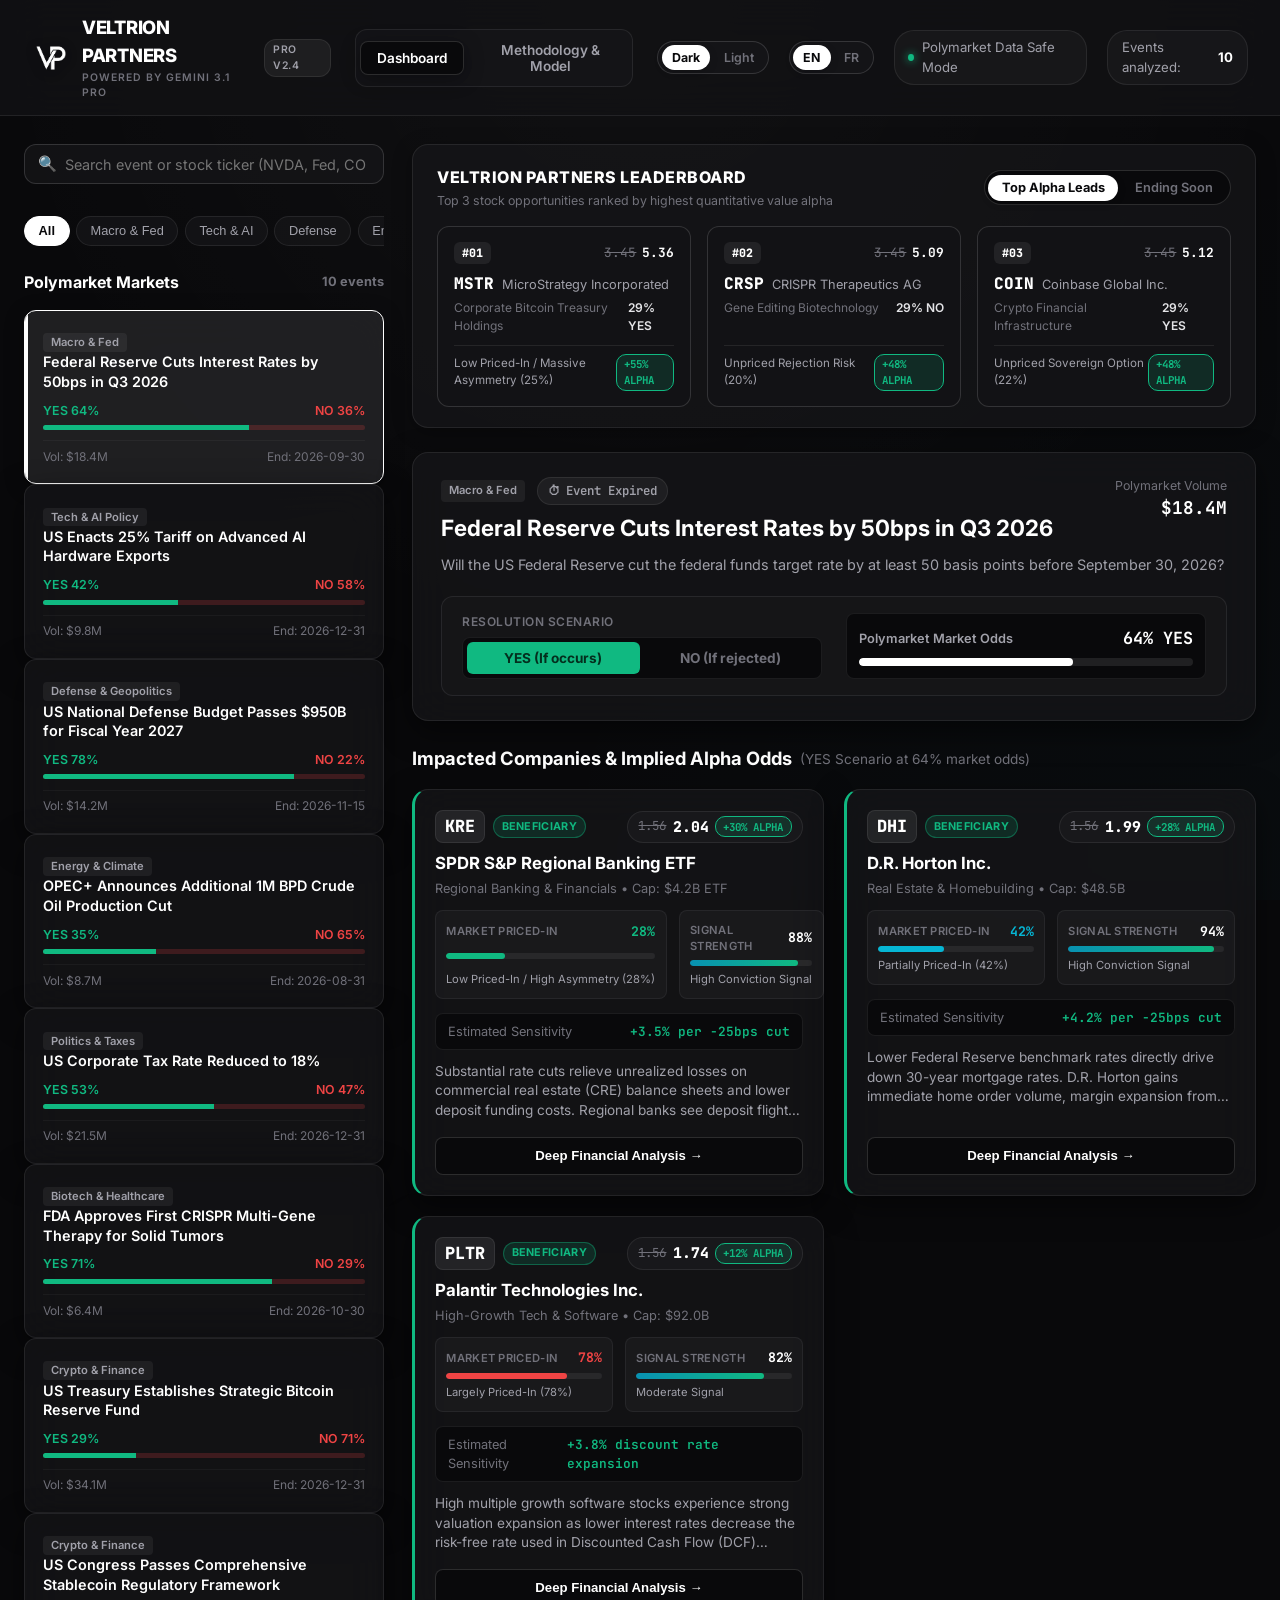
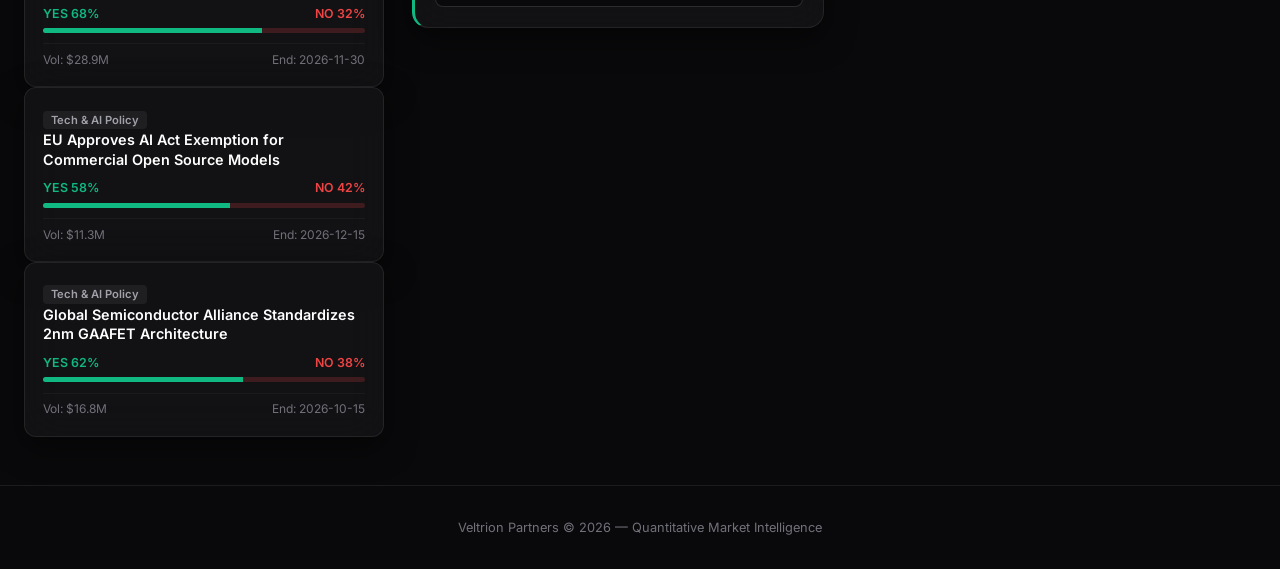
<file: index.html>
<!DOCTYPE html>
<html lang="en">
<head>
  <meta charset="UTF-8">
  <meta name="viewport" content="width=device-width, initial-scale=1.0">
  <title>Veltrion Partners — Event Implied Equity Intelligence</title>
  <meta name="description" content="Stock market beneficiary & impact intelligence platform based on Polymarket prediction events. Identify top corporate gainers and risk exposure under event resolution scenarios.">
  <link rel="preconnect" href="https://fonts.googleapis.com">
  <link rel="preconnect" href="https://fonts.gstatic.com" crossorigin>
  <link href="https://fonts.googleapis.com/css2?family=Inter:wght@300;400;500;600;700;800&family=JetBrains+Mono:wght@400;500;700&display=swap" rel="stylesheet">
  <link rel="stylesheet" href="styles.css">
</head>
<body>

  <!-- Top Navigation Header -->
  <header class="app-header">
    <div class="header-container">
      <a href="#" class="brand-logo">
        <div class="brand-icon">
          <img src="vp_logo_detoure_original.png" alt="Veltrion Partners VP Emblem" class="brand-img-logo">
        </div>
        <div>
          <div class="brand-text">VELTRION PARTNERS</div>
          <div class="brand-subtext" data-i18n="brandSubtext">Powered by Gemini 3.1 Pro</div>
        </div>
        <span class="brand-badge">PRO v2.4</span>
      </a>

      <!-- Primary View Navigation Tabs (Clean text only, no icons) -->
      <nav class="app-nav">
        <button class="nav-tab active" id="nav-btn-dashboard" data-i18n="navDashboard">Dashboard</button>
        <button class="nav-tab" id="nav-btn-methodology" data-i18n="navMethodology">Methodology & Model</button>
      </nav>

      <div class="header-stats">
        <!-- Segmented Light / Dark Theme Switcher -->
        <div class="theme-switcher">
          <button id="theme-dark-btn" class="theme-btn active" data-theme="dark">Dark</button>
          <button id="theme-light-btn" class="theme-btn" data-theme="light">Light</button>
        </div>

        <!-- Language Switcher Button -->
        <div class="lang-switcher">
          <button id="lang-en-btn" class="lang-btn active" data-lang="en">EN</button>
          <button id="lang-fr-btn" class="lang-btn" data-lang="fr">FR</button>
        </div>

        <div class="stat-chip" id="api-status-chip">
          <span class="dot"></span>
          <span id="api-status-text">Connected to Polymarket API</span>
        </div>
        <div class="stat-chip">
          <span data-i18n="eventsAnalyzed">Events analyzed:</span>
          <strong id="events-count-badge" class="text-highlight">0</strong>
        </div>
      </div>
    </div>
  </header>

  <!-- Main Layout Container -->
  <main class="main-layout" id="main-dashboard-view">

    <!-- Left Sidebar: Event List & Filters -->
    <aside class="events-sidebar">
      <div class="controls-bar">
        <div class="search-box">
          <span class="search-icon">🔍</span>
          <input type="text" id="search-input" class="search-input" placeholder="Search event or stock ticker (NVDA, Fed...)..." data-i18n-placeholder="searchPlaceholder">
        </div>
      </div>

      <div class="category-pills" id="category-pills">
        <button class="pill-btn active" data-category="all" data-i18n="catAll">All</button>
        <button class="pill-btn" data-category="Macro & Fed" data-i18n="catMacro">Macro & Fed</button>
        <button class="pill-btn" data-category="Tech & AI Policy" data-i18n="catTech">Tech & AI</button>
        <button class="pill-btn" data-category="Defense & Geopolitics" data-i18n="catDefense">Defense</button>
        <button class="pill-btn" data-category="Energy & Climate" data-i18n="catEnergy">Energy</button>
        <button class="pill-btn" data-category="Politics & Taxes" data-i18n="catPolitics">Politics & Taxes</button>
        <button class="pill-btn" data-category="Biotech & Healthcare" data-i18n="catBiotech">Biotech</button>
        <button class="pill-btn" data-category="Crypto & Finance" data-i18n="catCrypto">Crypto</button>
      </div>

      <div class="sidebar-title">
        <span data-i18n="sidebarTitle">Polymarket Markets</span>
        <span style="font-size: 0.8rem; color: var(--text-muted);" id="market-list-subtitle" data-i18n="sidebarSubtitle">Select a market</span>
      </div>

      <!-- Events List Container -->
      <div id="events-list-container">
        <!-- Event cards will be dynamically injected here -->
      </div>
    </aside>

    <!-- Main View Panel: Active Event Dashboard -->
    <section class="dashboard-container">

      <!-- TOP ALPHA LEADERBOARD BANNER -->
      <div class="top-opportunities-banner" id="top-opportunities-banner">
        <div class="banner-header">
          <div class="banner-title-group">
            <div class="banner-title" id="banner-title" data-i18n="topBannerTitle">LEADERBOARD DES COTES ALPHA</div>
            <div class="banner-subtitle" id="banner-subtitle" data-i18n="topBannerSubtitleBoost">Top 3 des opportunités classées par le plus fort alpha de valeur</div>
          </div>
          
          <!-- Dual Leaderboard Tabs (Highest Alpha vs Ending Soon) -->
          <div class="banner-tabs">
            <button class="banner-tab-btn active" id="btn-top-boost" data-i18n="tabHighestBoost">Top Alpha Leads</button>
            <button class="banner-tab-btn" id="btn-top-ending" data-i18n="tabEndingSoon">Ending Soon</button>
          </div>
        </div>
        <div class="top-cards-grid" id="top-cards-grid">
          <!-- Top 3 stock chips injected dynamically -->
        </div>
      </div>
      
      <!-- Event Hero View -->
      <div class="glass-panel event-hero" id="event-hero-panel">
        <div class="hero-top">
          <div>
            <div style="display: flex; align-items: center; gap: 0.75rem; margin-bottom: 0.5rem;">
              <span class="event-category-badge" id="hero-category">Macro & Fed</span>
              <!-- Live Ticking Countdown Timer -->
              <span class="timer-chip" id="hero-timer-chip">
                <span class="timer-icon">⏱</span>
                <span id="hero-countdown-text">65d 14h 22m 10s</span>
              </span>
            </div>
            <h1 class="hero-title" id="hero-title">Loading Polymarket Data...</h1>
          </div>
          <div style="text-align: right;">
            <div style="font-size: 0.775rem; color: var(--text-muted);" data-i18n="polyVolume">Polymarket Volume</div>
            <div style="font-family: var(--font-mono); font-weight: 700; font-size: 1.1rem; color: var(--text-primary);" id="hero-volume">$0</div>
          </div>
        </div>

        <p class="hero-description" id="hero-description">
          Select a prediction market to inspect detailed corporate equity beneficiary analysis.
        </p>

        <!-- Interactive Outcome Toggle & Fixed Read-Only Probability Display -->
        <div class="scenario-controls">
          <div class="outcome-toggle-group">
            <span class="control-label" data-i18n="resolutionScenario">Resolution Scenario</span>
            <div class="toggle-btns">
              <button class="toggle-btn active-yes" id="btn-scenario-yes" data-i18n="btnYes">YES (If occurs)</button>
              <button class="toggle-btn" id="btn-scenario-no" data-i18n="btnNo">NO (If rejected)</button>
            </div>
          </div>

          <!-- Fixed Read-Only Polymarket Gauge -->
          <div class="fixed-prob-box">
            <div style="display: flex; justify-content: space-between; align-items: center; font-size: 0.8rem;">
              <span style="font-weight: 600; color: var(--text-secondary);" data-i18n="fixedProbTitle">Polymarket Market Odds</span>
              <span style="font-family: var(--font-mono); font-weight: 700; color: var(--text-primary); font-size: 1.05rem;" id="hero-live-prob">64% YES</span>
            </div>
            <div class="fixed-prob-bar-track">
              <div class="fixed-prob-bar-fill" id="hero-live-prob-bar" style="width: 64%;"></div>
            </div>
          </div>
        </div>
      </div>

      <!-- Beneficiary Stock Grid Section -->
      <div class="beneficiaries-section">
        <div class="section-header">
          <h2 class="section-title">
            <span data-i18n="impactedTitle">Entreprises Impactées & Cotes Alpha Implicites</span>
            <span style="font-size: 0.85rem; font-weight: 400; color: var(--text-muted);" id="beneficiaries-subtitle">(Classement par Cotes Alpha)</span>
          </h2>
        </div>

        <div class="beneficiaries-grid" id="beneficiaries-grid">
          <!-- Stock Cards injected dynamically -->
        </div>
      </div>

    </section>
  </main>

  <!-- DEDICATED EXPANDED METHODOLOGY PANEL (FULL TAB VIEW) -->
  <section class="methodology-container" id="main-methodology-view" style="display: none;">
    <div class="glass-panel methodology-panel">
      <div class="methodology-header">
        <h1 data-i18n="methodologyTitle">Quantitative Implied Alpha & Pricing Lag Methodology</h1>
        <p data-i18n="methodologySubtitle">Institutional model framework developed by Veltrion Partners & powered by Gemini 3.1 Pro engine.</p>
      </div>

      <div class="methodology-grid">
        <!-- Card 1: Core Alpha Formula -->
        <div class="methodology-card">
          <div class="methodology-card-title" data-i18n="methFormulaTitle">1. Mathematical Implied Base Odds & Alpha Model</div>
          <div class="formula-box">
            <code>Base Implied Odds = 1 / P(Polymarket)</code><br>
            <code>Alpha Implied Odds = Base Odds × [1 + ((100 - PricedIn%) / 100) × (SignalStrength% / 100) × 0.42 + (β_stock / 20) × 0.22]</code>
          </div>
          <p data-i18n="methFormulaDesc">The Implied Value Alpha model quantifies the temporal lag between rapid prediction market re-pricing and trailing stock equity valuations. When prediction odds shift before stock prices fully adjust, the model estimates the unpriced value component attributable to direct company exposure and event sensitivity.</p>
        </div>

        <!-- Card 2: Dual Data Pillars -->
        <div class="methodology-card">
          <div class="methodology-card-title" data-i18n="methPillarsTitle">2. Dual Core Pillars & Correlation Signals</div>
          <ul class="methodology-list">
            <li><strong data-i18n="methPillar1Title">Polymarket Live Order Book:</strong> Direct stream of live event resolution probabilities (PYES / PNO) updated in real time via prediction market liquidity.</li>
            <li><strong data-i18n="methPillar2Title">Market Priced-In Level (%):</strong> Evaluates 30-day trailing stock momentum against prediction odds velocity to calculate unpriced equity alpha.</li>
            <li><strong data-i18n="methPillar3Title">Signal Strength Conviction (%):</strong> Multi-factor revenue and EPS exposure score derived from SEC EDGAR 10-K filings, corporate supply chain data, and sector beta.</li>
          </ul>
        </div>

        <!-- Card 3: Dual Gauges Logic -->
        <div class="methodology-card">
          <div class="methodology-card-title" data-i18n="methGaugesTitle">3. Institutional Dual Gauges Interpretation</div>
          <div class="gauges-explain-grid">
            <div>
              <strong style="color: var(--accent-gainer);" data-i18n="methPricedInLow">Low Priced-In (0–35%):</strong>
              <p data-i18n="methPricedInLowDesc">High unpriced opportunity. The equity market has not yet discounted the prediction outcome, creating maximum risk/reward asymmetry.</p>
            </div>
            <div style="margin-top: 0.5rem;">
              <strong style="color: var(--accent-cyan);" data-i18n="methSignalHigh">High Signal Conviction (80–100%):</strong>
              <p data-i18n="methSignalHighDesc">High directional conviction. Corporate cash flows and guidance have direct material exposure to the event catalyst.</p>
            </div>
          </div>
        </div>

        <!-- Card 4: Quantitative Beta Matrix & Execution Pipeline -->
        <div class="methodology-card">
          <div class="methodology-card-title" data-i18n="methBetaTitle">4. Event Beta & Stock Sensitivity Matrix</div>
          <p data-i18n="methBetaDesc" style="margin-bottom: 0.75rem;">Each corporate equity is assigned a specialized sector event beta (βevent). For macro rate decisions, commercial exposure and product demand elasticity materially alter the final alpha calculation.</p>
          <p data-i18n="methSourcesDesc" style="font-size: 0.85rem; color: var(--text-secondary); border-top: 1px dashed var(--border-subtle); padding-top: 0.75rem;">Engineered by Veltrion Partners and powered by Gemini 3.1 Pro reasoning, data is synthesized continuously from live prediction orderbooks, SEC EDGAR regulatory disclosures, macroeconomic futures, and sector beta history.</p>
        </div>
      </div>
    </div>
  </section>

  <!-- Deep Company Analysis Modal -->
  <div class="modal-overlay" id="company-modal">
    <div class="modal-container">
      <button class="modal-close-btn" id="modal-close-btn">&times;</button>
      
      <div class="modal-header">
        <div class="modal-title-row">
          <span class="ticker-badge" id="modal-ticker">NVDA</span>
          <div>
            <h3 style="font-family: var(--font-heading); font-size: 1.3rem; color: var(--text-primary);" id="modal-company-name">NVIDIA Corporation</h3>
            <div style="font-size: 0.85rem; color: var(--text-muted);" id="modal-sector">Semiconductors & AI</div>
          </div>
        </div>
      </div>

      <!-- Odds Analysis Banner in Modal -->
      <div class="modal-odds-banner">
        <div>
          <div style="font-size: 0.75rem; font-weight: 700; color: var(--text-muted); text-transform: uppercase; letter-spacing: 0.5px;" data-i18n="modalOddsBannerTitle">QUANTITATIVE BENEFICIARY ODDS & IMPLIED ALPHA</div>
          <div style="font-size: 0.85rem; color: var(--text-secondary);" id="modal-odds-sub-detail">Implied Polymarket Odds vs Boosted Value Odds</div>
        </div>
        <div style="display: flex; align-items: center; gap: 0.75rem;">
          <span class="base-odds" id="modal-base-odds" style="font-size: 1.05rem;">1.65</span>
          <span class="boosted-odds" id="modal-boosted-odds" style="font-size: 1.3rem;">2.35</span>
          <span class="boost-pill" id="modal-boost-pill">+42% BOOST</span>
        </div>
      </div>

      <!-- Market Priced-In & Signal Strength Section in Modal -->
      <div class="modal-section" style="background: rgba(255, 255, 255, 0.03); border: 1px solid var(--border-medium); padding: 1.15rem; border-radius: var(--radius-md);">
        <div class="modal-section-title" data-i18n="modalPricedInTitle">MARKET PRICED-IN & SIGNAL ANALYSIS</div>
        
        <!-- Modal Dual Gauges -->
        <div class="dual-gauges-grid" style="margin-bottom: 1rem;">
          <div class="gauge-card">
            <div class="gauge-top-row">
              <span class="gauge-title" data-i18n="pricedInLabel">Market Priced-In</span>
              <span class="gauge-value-text" id="modal-priced-in-status">42%</span>
            </div>
            <div class="gauge-track">
              <div class="gauge-fill fill-priced-in" id="modal-priced-in-bar" style="width: 42%;"></div>
            </div>
            <div class="gauge-subtitle-text" id="modal-priced-in-status-text">Partially Priced-In (42%)</div>
          </div>

          <div class="gauge-card">
            <div class="gauge-top-row">
              <span class="gauge-title" data-i18n="signalLabel">Signal Strength</span>
              <span class="gauge-value-text signal-high" id="modal-signal-score">94%</span>
            </div>
            <div class="gauge-track">
              <div class="gauge-fill fill-signal" id="modal-signal-bar" style="width: 94%;"></div>
            </div>
            <div class="gauge-subtitle-text" id="modal-signal-status-text">High Conviction Signal</div>
          </div>
        </div>

        <p class="modal-text" id="modal-priced-in-move" style="font-size: 0.875rem; margin-bottom: 0.5rem; color: var(--text-secondary);">Recent stock price evolution analysis...</p>
        <div style="font-size: 0.85rem; font-weight: 600; color: var(--accent-gainer);" id="modal-priced-in-asymmetry">Risk/Reward asymmetry...</div>
      </div>

      <div class="modal-section" style="margin-top: 1.25rem;">
        <div class="modal-section-title" data-i18n="modalFinancialLogic">FINANCIAL LOGIC & MECHANISM</div>
        <p class="modal-text" id="modal-rationale">Financial explanation...</p>
      </div>

      <div class="modal-section">
        <div class="modal-section-title" data-i18n="modalPrimaryCatalyst">PRIMARY CATALYST</div>
        <p class="modal-text" id="modal-catalyst">Primary catalyst...</p>
      </div>

      <div class="modal-section">
        <div class="modal-section-title" data-i18n="modalCorporateMetrics">CORPORATE METRICS</div>
        <div class="metrics-grid">
          <div>
            <div style="font-size: 0.775rem; color: var(--text-muted);" data-i18n="modalMarketCap">Market Cap</div>
            <div style="font-weight: 700; color: var(--text-primary);" id="modal-mcap">$0</div>
          </div>
          <div>
            <div style="font-size: 0.775rem; color: var(--text-muted);" data-i18n="modalExposure">Sector Exposure</div>
            <div style="font-weight: 700; color: var(--text-primary);" id="modal-exposure">0%</div>
          </div>
          <div>
            <div style="font-size: 0.775rem; color: var(--text-muted);" data-i18n="modalSensitivity">Stock Sensitivity</div>
            <div style="font-weight: 700; color: var(--accent-gainer);" id="modal-sensitivity">+0%</div>
          </div>
          <div>
            <div style="font-size: 0.775rem; color: var(--text-muted);" data-i18n="modalDebt">Debt / Equity</div>
            <div style="font-weight: 700; color: var(--text-primary);" id="modal-debt">0.0 D/E</div>
          </div>
        </div>
      </div>

      <div class="modal-section">
        <div class="modal-section-title" data-i18n="modalRisks" style="color: var(--accent-risk);">RISK FACTORS & UNCERTAINTIES</div>
        <p class="modal-text" id="modal-risks" style="color: #f87171;">Risk factors...</p>
      </div>
    </div>
  </div>

  <footer class="app-footer">
    <p data-i18n="footerText">Polymarket Stock Beneficiary Adviser &copy; 2026 — Quantitative Market Intelligence</p>
  </footer>

  <script src="polymarket_api.js"></script>
  <script src="beneficiary_mapping.js"></script>
  <script src="app.js"></script>
</body>
</html>
</file>
<file: styles.css>
:root {
  --bg-primary: #09090b;       /* Zinc 950 obsidian dark */
  --bg-secondary: #121215;     /* Dark Charcoal card surface */
  --bg-card: rgba(24, 24, 27, 0.65);
  --bg-card-hover: rgba(39, 39, 42, 0.75);
  --bg-glass: rgba(18, 18, 20, 0.8);
  
  --border-subtle: rgba(255, 255, 255, 0.08);
  --border-medium: rgba(255, 255, 255, 0.14);
  --border-glow: rgba(255, 255, 255, 0.25);
  --border-gainer: rgba(16, 185, 129, 0.4);
  --border-risk: rgba(239, 68, 68, 0.4);

  --accent-white: #ffffff;
  --accent-silver: #e4e4e7;
  --accent-gainer: #10b981;   /* Emerald 500 */
  --accent-risk: #ef4444;     /* Red 500 */
  --accent-cyan: #06b6d4;     /* Cyan 500 */
  
  --text-primary: #ffffff;
  --text-secondary: #a1a1aa;  /* Zinc 400 */
  --text-muted: #71717a;      /* Zinc 500 */
  
  --font-heading: 'Inter', -apple-system, sans-serif;
  --font-body: 'Inter', -apple-system, sans-serif;
  --font-mono: 'JetBrains Mono', monospace;

  --shadow-card: 0 10px 30px rgba(0, 0, 0, 0.5);
  --shadow-subtle: 0 4px 20px rgba(0, 0, 0, 0.3);

  --radius-xl: 20px;
  --radius-lg: 16px;
  --radius-md: 12px;
  --radius-sm: 8px;
  --transition-fast: 0.2s cubic-bezier(0.16, 1, 0.3, 1);
  --transition-normal: 0.35s cubic-bezier(0.16, 1, 0.3, 1);
}

/* Light Theme Variables (Apple Minimalist Pure White & Soft Zinc) */
:root[data-theme="light"] {
  --bg-primary: #f8fafc;       /* Slate 50 pure light */
  --bg-secondary: #ffffff;     /* Pure white card surface */
  --bg-card: #ffffff;
  --bg-card-hover: #f1f5f9;
  --bg-glass: rgba(255, 255, 255, 0.92);
  
  --border-subtle: rgba(15, 23, 42, 0.08);
  --border-medium: rgba(15, 23, 42, 0.15);
  --border-glow: rgba(15, 23, 42, 0.25);
  --border-gainer: rgba(16, 185, 129, 0.35);
  --border-risk: rgba(239, 68, 68, 0.35);

  --accent-white: #0f172a;
  --accent-silver: #334155;
  --accent-gainer: #059669;   /* Emerald 600 */
  --accent-risk: #dc2626;     /* Red 600 */
  --accent-cyan: #0891b2;     /* Cyan 600 */
  
  --text-primary: #0f172a;    /* Slate 900 */
  --text-secondary: #334155;  /* Slate 700 */
  --text-muted: #64748b;      /* Slate 500 */

  --shadow-card: 0 10px 30px rgba(15, 23, 42, 0.06);
  --shadow-subtle: 0 4px 15px rgba(15, 23, 42, 0.04);
}

*, *::before, *::after {
  box-sizing: border-box;
  margin: 0;
  padding: 0;
}

body {
  background-color: var(--bg-primary);
  background-image: 
    radial-gradient(circle at 50% 0%, rgba(255, 255, 255, 0.03) 0%, transparent 60%),
    radial-gradient(circle at 100% 100%, rgba(6, 182, 212, 0.02) 0%, transparent 50%);
  background-attachment: fixed;
  color: var(--text-primary);
  font-family: var(--font-body);
  line-height: 1.5;
  min-height: 100vh;
  overflow-x: hidden;
  -webkit-font-smoothing: antialiased;
}

/* Glassmorphism utility */
.glass-panel {
  background: var(--bg-card);
  backdrop-filter: blur(20px);
  -webkit-backdrop-filter: blur(20px);
  border: 1px solid var(--border-subtle);
  border-radius: var(--radius-lg);
  box-shadow: var(--shadow-card);
  transition: border-color var(--transition-fast), transform var(--transition-fast), box-shadow var(--transition-fast);
}

/* App Header */
.app-header {
  position: sticky;
  top: 0;
  z-index: 100;
  background: var(--bg-glass);
  backdrop-filter: blur(20px);
  -webkit-backdrop-filter: blur(20px);
  border-bottom: 1px solid var(--border-subtle);
  padding: 0.9rem 2rem;
}

.header-container {
  max-width: 1400px;
  margin: 0 auto;
  display: flex;
  justify-content: space-between;
  align-items: center;
  gap: 1.5rem;
}

.brand-logo {
  display: flex;
  align-items: center;
  gap: 0.75rem;
  text-decoration: none;
}

.brand-icon {
  width: 38px;
  height: 38px;
  display: flex;
  align-items: center;
  justify-content: center;
}

.brand-img-logo {
  width: 44px;
  height: 44px;
  object-fit: contain;
  color: var(--text-primary);
  filter: drop-shadow(0 2px 6px rgba(0, 0, 0, 0.3));
  transition: filter var(--transition-fast);
}

:root[data-theme="light"] .brand-img-logo {
  filter: invert(1) drop-shadow(0 2px 6px rgba(0, 0, 0, 0.15));
}

.brand-text {
  font-family: var(--font-heading);
  font-size: 1.15rem;
  font-weight: 800;
  letter-spacing: -0.3px;
  color: var(--text-primary);
}

.brand-subtext {
  font-size: 0.65rem;
  font-weight: 600;
  letter-spacing: 1px;
  color: var(--text-muted);
  text-transform: uppercase;
}

.brand-badge {
  font-size: 0.65rem;
  padding: 0.15rem 0.5rem;
  border-radius: 12px;
  background: rgba(255, 255, 255, 0.06);
  border: 1px solid var(--border-subtle);
  color: var(--text-secondary);
  font-weight: 600;
  text-transform: uppercase;
  letter-spacing: 0.5px;
}

.header-stats {
  display: flex;
  align-items: center;
  gap: 1.25rem;
}

/* Theme & Language Switchers (Segmented Control) */
.theme-switcher, .lang-switcher {
  display: flex;
  background: var(--bg-card);
  border: 1px solid var(--border-medium);
  border-radius: 20px;
  padding: 0.2rem;
  gap: 0.2rem;
}

.theme-btn, .lang-btn {
  background: transparent;
  border: none;
  color: var(--text-muted);
  font-family: var(--font-heading);
  font-size: 0.775rem;
  font-weight: 600;
  padding: 0.3rem 0.65rem;
  border-radius: 16px;
  cursor: pointer;
  transition: all var(--transition-fast);
  display: flex;
  align-items: center;
  gap: 0.3rem;
}

.theme-btn:hover, .lang-btn:hover {
  color: var(--text-primary);
}

.theme-btn.active, .lang-btn.active {
  background: var(--accent-white);
  color: var(--bg-primary);
  font-weight: 700;
  box-shadow: 0 2px 8px rgba(0, 0, 0, 0.15);
}

.stat-chip {
  display: flex;
  align-items: center;
  gap: 0.5rem;
  background: rgba(255, 255, 255, 0.03);
  border: 1px solid var(--border-subtle);
  padding: 0.4rem 0.85rem;
  border-radius: 20px;
  font-size: 0.825rem;
  color: var(--text-secondary);
}

.stat-chip .dot {
  width: 7px;
  height: 7px;
  border-radius: 50%;
  background: var(--accent-gainer);
  box-shadow: 0 0 8px var(--accent-gainer);
  animation: pulse-live 2s infinite;
}

@keyframes pulse-live {
  0%, 100% { opacity: 1; transform: scale(1); }
  50% { opacity: 0.4; transform: scale(1.2); }
}

/* Main Layout */
.main-layout {
  max-width: 1400px;
  margin: 1.75rem auto;
  padding: 0 1.5rem;
  display: grid;
  grid-template-columns: 360px 1fr;
  gap: 1.75rem;
}

@media (max-width: 1024px) {
  .main-layout {
    grid-template-columns: 1fr;
  }
}

/* Section Controls & Search */
.controls-bar {
  margin-bottom: 1rem;
  display: flex;
  gap: 1rem;
  align-items: center;
}

.search-box {
  position: relative;
  flex: 1;
}

.search-input {
  width: 100%;
  padding: 0.65rem 1rem 0.65rem 2.5rem;
  background: var(--bg-card);
  border: 1px solid var(--border-medium);
  border-radius: var(--radius-md);
  color: var(--text-primary);
  font-family: var(--font-body);
  font-size: 0.9rem;
  outline: none;
  transition: border-color var(--transition-fast);
}

.search-input:focus {
  border-color: var(--accent-white);
}

.search-icon {
  position: absolute;
  left: 0.85rem;
  top: 50%;
  transform: translateY(-50%);
  color: var(--text-muted);
  font-size: 0.95rem;
}

.category-pills {
  display: flex;
  gap: 0.4rem;
  overflow-x: auto;
  padding-bottom: 0.5rem;
  scrollbar-width: none;
}

.category-pills::-webkit-scrollbar {
  display: none;
}

.pill-btn {
  background: var(--bg-card);
  border: 1px solid var(--border-subtle);
  color: var(--text-secondary);
  padding: 0.4rem 0.85rem;
  border-radius: 16px;
  font-size: 0.8rem;
  font-weight: 500;
  cursor: pointer;
  white-space: nowrap;
  transition: all var(--transition-fast);
}

.pill-btn:hover {
  background: var(--bg-card-hover);
  color: var(--text-primary);
}

.pill-btn.active {
  background: var(--accent-white);
  border-color: var(--accent-white);
  color: var(--bg-primary);
  font-weight: 700;
}

/* Sidebar Title & Event List */
.events-sidebar {
  display: flex;
  flex-direction: column;
  gap: 1rem;
}

.sidebar-title {
  font-family: var(--font-heading);
  font-size: 1rem;
  font-weight: 700;
  color: var(--text-primary);
  display: flex;
  justify-content: space-between;
  align-items: center;
}

.event-card {
  padding: 1.1rem;
  cursor: pointer;
  position: relative;
  overflow: hidden;
  background: var(--bg-card);
  border: 1px solid var(--border-subtle);
  border-radius: var(--radius-md);
  transition: all var(--transition-fast);
}

.event-card:hover {
  border-color: var(--border-medium);
  background: var(--bg-card-hover);
  transform: translateY(-1px);
}

.event-card.selected {
  border-color: var(--accent-white);
  background: var(--bg-card-hover);
  box-shadow: var(--shadow-subtle);
}

.event-card.selected::before {
  content: '';
  position: absolute;
  left: 0;
  top: 0;
  bottom: 0;
  width: 3px;
  background: var(--accent-white);
}
  background: #ffffff;
}

.event-card-header {
  display: flex;
  justify-content: space-between;
  align-items: center;
  margin-bottom: 0.5rem;
}

.event-category-badge {
  font-size: 0.7rem;
  font-weight: 600;
  padding: 0.15rem 0.5rem;
  border-radius: 4px;
  background: rgba(255, 255, 255, 0.06);
  color: var(--text-secondary);
}

.event-card-title {
  font-family: var(--font-heading);
  font-size: 0.9rem;
  font-weight: 600;
  line-height: 1.35;
  color: var(--text-primary);
  margin-bottom: 0.65rem;
}

.event-prob-bar-container {
  margin-top: 0.5rem;
}

.prob-labels {
  display: flex;
  justify-content: space-between;
  font-size: 0.775rem;
  font-weight: 600;
  margin-bottom: 0.3rem;
}

.prob-yes { color: var(--accent-gainer); }
.prob-no { color: var(--accent-risk); }

.prob-bar {
  height: 5px;
  border-radius: 3px;
  background: rgba(239, 68, 68, 0.2);
  overflow: hidden;
  display: flex;
}

.prob-bar-fill {
  height: 100%;
  background: var(--accent-gainer);
  transition: width 0.4s ease;
}

.event-meta {
  display: flex;
  justify-content: space-between;
  font-size: 0.75rem;
  color: var(--text-muted);
  margin-top: 0.65rem;
  padding-top: 0.4rem;
  border-top: 1px solid rgba(255, 255, 255, 0.04);
}

/* Dashboard Container */
.dashboard-container {
  display: flex;
  flex-direction: column;
  gap: 1.5rem;
}

/* Leaderboard Banner Section */
.top-opportunities-banner {
  padding: 1.25rem 1.5rem;
  background: var(--bg-card);
  border: 1px solid var(--border-subtle);
  border-radius: var(--radius-lg);
  box-shadow: var(--shadow-subtle);
}

.banner-header {
  display: flex;
  justify-content: space-between;
  align-items: center;
  gap: 1rem;
  flex-wrap: wrap;
  margin-bottom: 1rem;
}

.banner-title-group {
  display: flex;
  flex-direction: column;
  gap: 0.15rem;
}

.banner-title {
  font-family: var(--font-heading);
  font-size: 1rem;
  font-weight: 800;
  letter-spacing: 0.5px;
  color: var(--text-primary);
  text-transform: uppercase;
}

.banner-subtitle {
  font-size: 0.775rem;
  color: var(--text-muted);
}

/* Segmented Tab Switcher */
.banner-tabs {
  display: flex;
  background: var(--bg-primary);
  border: 1px solid var(--border-medium);
  border-radius: 20px;
  padding: 0.2rem;
  gap: 0.2rem;
}

.banner-tab-btn {
  background: transparent;
  border: none;
  color: var(--text-muted);
  font-family: var(--font-heading);
  font-size: 0.8rem;
  font-weight: 600;
  padding: 0.35rem 0.85rem;
  border-radius: 16px;
  cursor: pointer;
  transition: all var(--transition-fast);
  white-space: nowrap;
}

.banner-tab-btn:hover {
  color: var(--text-primary);
}

.banner-tab-btn.active {
  background: var(--accent-white);
  color: var(--bg-primary);
  font-weight: 700;
  box-shadow: 0 2px 8px rgba(0, 0, 0, 0.15);
}

.top-cards-grid {
  display: grid;
  grid-template-columns: repeat(auto-fit, minmax(240px, 1fr));
  gap: 1rem;
}

.top-stock-card {
  background: var(--bg-secondary);
  border: 1px solid var(--border-medium);
  border-radius: var(--radius-md);
  padding: 0.9rem 1rem;
  cursor: pointer;
  transition: all var(--transition-fast);
  display: flex;
  flex-direction: column;
  justify-content: space-between;
}

.top-stock-card:hover {
  border-color: var(--accent-white);
  background: var(--bg-card-hover);
  transform: translateY(-2px);
}

.top-card-header {
  display: flex;
  justify-content: space-between;
  align-items: center;
  margin-bottom: 0.5rem;
}

.top-rank-badge {
  font-size: 0.725rem;
  font-weight: 800;
  color: var(--text-primary);
  background: rgba(125, 125, 125, 0.15);
  padding: 0.15rem 0.5rem;
  border-radius: 6px;
  font-family: var(--font-mono);
}

.top-timer-pill {
  font-size: 0.7rem;
  font-weight: 600;
  color: var(--accent-cyan);
  background: rgba(8, 145, 178, 0.12);
  border: 1px solid rgba(8, 145, 178, 0.3);
  padding: 0.1rem 0.45rem;
  border-radius: 6px;
  font-family: var(--font-mono);
}

.odds-pill-mini {
  display: flex;
  align-items: center;
  gap: 0.35rem;
  font-family: var(--font-mono);
  font-size: 0.8rem;
}

.base-odds-mini {
  color: var(--text-muted);
  text-decoration: line-through;
}

.boosted-odds-mini {
  font-weight: 700;
  color: var(--text-primary);
}

.top-stock-main {
  display: flex;
  align-items: baseline;
  gap: 0.5rem;
  margin-bottom: 0.2rem;
}

.top-stock-ticker {
  font-family: var(--font-mono);
  font-weight: 800;
  font-size: 1rem;
  color: var(--text-primary);
}

.top-stock-name {
  font-size: 0.8rem;
  color: var(--text-secondary);
  white-space: nowrap;
  overflow: hidden;
  text-overflow: ellipsis;
}

.top-stock-meta {
  display: flex;
  justify-content: space-between;
  font-size: 0.75rem;
  color: var(--text-muted);
  margin-bottom: 0.6rem;
}

.top-stock-prob {
  font-weight: 600;
  color: var(--accent-silver);
}

.top-card-footer {
  display: flex;
  justify-content: space-between;
  align-items: center;
  padding-top: 0.5rem;
  border-top: 1px solid var(--border-subtle);
}

.top-priced-in-status {
  font-size: 0.725rem;
  color: var(--text-secondary);
}

.boost-pill {
  font-size: 0.675rem;
  font-weight: 700;
  background: rgba(16, 185, 129, 0.15);
  border: 1px solid var(--accent-gainer);
  color: var(--accent-gainer);
  padding: 0.1rem 0.45rem;
  border-radius: 10px;
  font-family: var(--font-mono);
}

/* Event Hero Panel */
.event-hero {
  padding: 1.5rem 1.75rem;
  background: var(--bg-card);
  border: 1px solid var(--border-subtle);
  border-radius: var(--radius-lg);
}

.hero-top {
  display: flex;
  justify-content: space-between;
  align-items: flex-start;
  gap: 1rem;
  margin-bottom: 0.75rem;
}

.hero-title {
  font-family: var(--font-heading);
  font-size: 1.4rem;
  font-weight: 700;
  line-height: 1.3;
  color: var(--text-primary);
}

.hero-description {
  font-size: 0.9rem;
  color: var(--text-secondary);
  line-height: 1.5;
  margin-bottom: 1.25rem;
}

.timer-chip {
  display: inline-flex;
  align-items: center;
  gap: 0.35rem;
  background: rgba(255, 255, 255, 0.05);
  border: 1px solid var(--border-subtle);
  color: var(--text-secondary);
  font-family: var(--font-mono);
  font-weight: 600;
  font-size: 0.775rem;
  padding: 0.25rem 0.65rem;
  border-radius: 16px;
}

.scenario-controls {
  background: var(--bg-card);
  border: 1px solid var(--border-subtle);
  border-radius: var(--radius-md);
  padding: 1rem 1.25rem;
  display: grid;
  grid-template-columns: 1fr 1fr;
  gap: 1.5rem;
}

@media (max-width: 768px) {
  .scenario-controls {
    grid-template-columns: 1fr;
  }
}

.outcome-toggle-group {
  display: flex;
  flex-direction: column;
  gap: 0.4rem;
}

.control-label {
  font-size: 0.75rem;
  font-weight: 600;
  text-transform: uppercase;
  letter-spacing: 0.5px;
  color: var(--text-muted);
}

.toggle-btns {
  display: flex;
  gap: 0.3rem;
  background: var(--bg-primary);
  border: 1px solid var(--border-subtle);
  padding: 0.25rem;
  border-radius: var(--radius-sm);
}

.toggle-btn {
  flex: 1;
  padding: 0.5rem;
  border: none;
  border-radius: 6px;
  background: transparent;
  color: var(--text-muted);
  font-family: var(--font-heading);
  font-weight: 700;
  font-size: 0.85rem;
  cursor: pointer;
  transition: all var(--transition-fast);
}

.toggle-btn.active-yes {
  background: var(--accent-gainer);
  color: #042f1e;
}

.toggle-btn.active-no {
  background: var(--accent-risk);
  color: #ffffff;
}

.fixed-prob-box {
  display: flex;
  flex-direction: column;
  justify-content: center;
  gap: 0.4rem;
  background: var(--bg-primary);
  border: 1px solid var(--border-subtle);
  border-radius: var(--radius-sm);
  padding: 0.5rem 0.75rem;
}

.fixed-prob-bar-track {
  height: 8px;
  border-radius: 4px;
  background: rgba(125, 125, 125, 0.2);
  overflow: hidden;
}

.fixed-prob-bar-fill {
  height: 100%;
  border-radius: 4px;
  background: var(--accent-white);
  transition: width 0.4s ease;
}

/* Beneficiaries Grid & Stock Cards */
.beneficiaries-section {
  display: flex;
  flex-direction: column;
  gap: 1rem;
}

.section-title {
  font-family: var(--font-heading);
  font-size: 1.15rem;
  font-weight: 700;
  color: var(--text-primary);
  display: flex;
  align-items: center;
  gap: 0.5rem;
}

.beneficiaries-grid {
  display: grid;
  grid-template-columns: repeat(auto-fill, minmax(320px, 1fr));
  gap: 1.25rem;
}

.stock-card {
  padding: 1.25rem;
  display: flex;
  flex-direction: column;
  justify-content: space-between;
  position: relative;
  background: var(--bg-card);
  border: 1px solid var(--border-subtle);
  border-radius: var(--radius-lg);
  transition: all var(--transition-fast);
}

.stock-card.gainer {
  border-left: 3px solid var(--accent-gainer);
}

.stock-card.risk {
  border-left: 3px solid var(--accent-risk);
}

.stock-card:hover {
  transform: translateY(-2px);
  border-color: var(--border-medium);
  background: var(--bg-card-hover);
}

.stock-card-top {
  display: flex;
  justify-content: space-between;
  align-items: center;
  margin-bottom: 0.5rem;
}

.ticker-group {
  display: flex;
  align-items: center;
  gap: 0.5rem;
}

.ticker-badge {
  font-family: var(--font-mono);
  font-size: 1.05rem;
  font-weight: 800;
  color: #ffffff;
  background: rgba(255, 255, 255, 0.08);
  padding: 0.2rem 0.55rem;
  border-radius: var(--radius-sm);
  border: 1px solid var(--border-subtle);
}

.impact-badge {
  font-size: 0.675rem;
  font-weight: 700;
  padding: 0.15rem 0.5rem;
  border-radius: 12px;
  text-transform: uppercase;
  letter-spacing: 0.3px;
}

.impact-badge.gainer {
  background: rgba(16, 185, 129, 0.15);
  color: var(--accent-gainer);
  border: 1px solid var(--border-gainer);
}

.impact-badge.risk {
  background: rgba(244, 63, 94, 0.15);
  color: var(--accent-risk);
  border: 1px solid var(--border-risk);
}

.surcote-badge-top {
  font-family: var(--font-heading);
  font-size: 0.75rem;
  font-weight: 800;
  color: var(--accent-gainer);
  background: rgba(16, 185, 129, 0.12);
  border: 1px solid var(--border-gainer);
  padding: 0.25rem 0.6rem;
  border-radius: var(--radius-sm);
}

/* EXPLICIT COMPARATIVE ODDS & PAYOUT CARD */
.odds-comparative-card {
  background: var(--bg-primary);
  border: 1px solid var(--border-subtle);
  border-radius: var(--radius-md);
  padding: 0.85rem;
  margin: 0.75rem 0;
  display: flex;
  flex-direction: column;
  gap: 0.45rem;
}

.odds-row {
  display: flex;
  justify-content: space-between;
  align-items: center;
  font-size: 0.825rem;
}

.odds-row-label {
  color: var(--text-muted);
  font-weight: 500;
}

.odds-row-val-base {
  font-family: var(--font-mono);
  font-weight: 700;
  color: var(--text-secondary);
}

.surcote-pill-inline {
  font-family: var(--font-heading);
  font-weight: 700;
  font-size: 0.75rem;
  color: var(--accent-gainer);
  background: rgba(16, 185, 129, 0.15);
  padding: 0.1rem 0.4rem;
  border-radius: 4px;
}

.odds-row-target {
  display: flex;
  justify-content: space-between;
  align-items: center;
  padding-top: 0.35rem;
  border-top: 1px dashed var(--border-subtle);
  margin-top: 0.15rem;
}

.odds-row-label-target {
  font-family: var(--font-heading);
  font-weight: 700;
  font-size: 0.85rem;
  color: var(--text-primary);
}

.odds-row-val-target {
  font-family: var(--font-mono);
  font-weight: 800;
  font-size: 1.05rem;
  color: var(--accent-gainer);
}

.payout-banner {
  background: rgba(16, 185, 129, 0.08);
  border: 1px solid rgba(16, 185, 129, 0.25);
  border-radius: 6px;
  padding: 0.45rem 0.65rem;
  display: flex;
  justify-content: space-between;
  align-items: center;
  margin-top: 0.25rem;
}

.payout-label {
  font-size: 0.775rem;
  font-weight: 600;
  color: var(--text-muted);
}

.payout-value {
  font-family: var(--font-mono);
  font-weight: 800;
  font-size: 0.95rem;
  color: var(--accent-gainer);
}

.odds-container {
  display: flex;
  align-items: center;
  gap: 0.4rem;
  background: #18181b;
  border: 1px solid var(--border-subtle);
  border-radius: 16px;
  padding: 0.25rem 0.65rem;
}

.base-odds {
  font-family: var(--font-mono);
  font-size: 0.775rem;
  color: var(--text-muted);
  text-decoration: line-through;
}

.boosted-odds {
  font-family: var(--font-mono);
  font-weight: 800;
  font-size: 0.925rem;
  color: #ffffff;
}

.company-name-row {
  margin-bottom: 0.15rem;
}

.company-name {
  font-family: var(--font-heading);
  font-size: 1.05rem;
  font-weight: 700;
  color: var(--text-primary);
}

.company-sector {
  font-size: 0.8rem;
  color: var(--text-muted);
  margin-bottom: 0.75rem;
}

/* DUAL GAUGES SYSTEM (Market Priced-In & Signal Strength) */
.dual-gauges-grid {
  display: grid;
  grid-template-columns: 1fr 1fr;
  gap: 0.75rem;
  margin-bottom: 0.85rem;
}

.gauge-card {
  background: rgba(255, 255, 255, 0.03);
  border: 1px solid rgba(255, 255, 255, 0.06);
  padding: 0.65rem;
  border-radius: var(--radius-sm);
  display: flex;
  flex-direction: column;
  justify-content: space-between;
}

.gauge-top-row {
  display: flex;
  justify-content: space-between;
  align-items: center;
  margin-bottom: 0.3rem;
}

.gauge-title {
  font-size: 0.7rem;
  font-weight: 600;
  text-transform: uppercase;
  color: var(--text-muted);
  letter-spacing: 0.3px;
}

.gauge-value-text {
  font-family: var(--font-mono);
  font-weight: 700;
  font-size: 0.825rem;
  color: var(--text-primary);
}

.gauge-value-text.low { color: var(--accent-gainer); }
.gauge-value-text.moderate { color: var(--accent-cyan); }
.gauge-value-text.high { color: var(--accent-risk); }
.gauge-value-text.signal-high { color: var(--text-primary); }

.gauge-track {
  height: 6px;
  background: rgba(125, 125, 125, 0.15);
  border-radius: 3px;
  overflow: hidden;
  margin-bottom: 0.3rem;
}

.gauge-fill {
  height: 100%;
  border-radius: 3px;
  transition: width 0.4s ease;
}

.gauge-fill.fill-priced-in.low { background: var(--accent-gainer); }
.gauge-fill.fill-priced-in.moderate { background: var(--accent-cyan); }
.gauge-fill.fill-priced-in.high { background: var(--accent-risk); }

.gauge-fill.fill-signal { background: linear-gradient(90deg, #0891b2, #10b981); }

.gauge-subtitle-text {
  font-size: 0.7rem;
  color: var(--text-secondary);
  white-space: nowrap;
  overflow: hidden;
  text-overflow: ellipsis;
}

.impact-metric-box {
  background: var(--bg-primary);
  border: 1px solid var(--border-subtle);
  border-radius: var(--radius-sm);
  padding: 0.5rem 0.75rem;
  margin-bottom: 0.75rem;
}

.metric-row {
  display: flex;
  justify-content: space-between;
  font-size: 0.8rem;
}

.metric-label { color: var(--text-muted); }
.metric-value { font-weight: 600; font-family: var(--font-mono); }

.rationale-preview {
  font-size: 0.85rem;
  color: var(--text-secondary);
  line-height: 1.45;
  margin-bottom: 1rem;
  display: -webkit-box;
  -webkit-line-clamp: 3;
  -webkit-box-orient: vertical;
  overflow: hidden;
}

/* Executive Apple-style button */
.analyze-btn {
  width: 100%;
  background: var(--bg-primary);
  border: 1px solid var(--border-medium);
  color: var(--text-primary);
  padding: 0.65rem 1rem;
  border-radius: var(--radius-sm);
  font-weight: 600;
  font-size: 0.825rem;
  cursor: pointer;
  text-align: center;
  transition: all var(--transition-fast);
}

.analyze-btn:hover {
  background: var(--accent-white);
  color: var(--bg-primary);
  border-color: var(--accent-white);
}

/* Modal Drawer */
.modal-overlay {
  position: fixed;
  top: 0;
  left: 0;
  right: 0;
  bottom: 0;
  background: rgba(0, 0, 0, 0.65);
  backdrop-filter: blur(16px);
  z-index: 1000;
  display: flex;
  align-items: center;
  justify-content: center;
  padding: 1.5rem;
  opacity: 0;
  pointer-events: none;
  transition: opacity var(--transition-fast);
}

.modal-overlay.active {
  opacity: 1;
  pointer-events: auto;
}

.modal-container {
  background: var(--bg-card);
  border: 1px solid var(--border-medium);
  border-radius: var(--radius-xl);
  max-width: 620px;
  width: 100%;
  max-height: 90vh;
  overflow-y: auto;
  padding: 2rem;
  box-shadow: 0 25px 60px rgba(0, 0, 0, 0.3);
  position: relative;
  transform: scale(0.96);
  transition: transform var(--transition-fast);
}

.modal-overlay.active .modal-container {
  transform: scale(1);
}

.modal-close-btn {
  position: absolute;
  top: 1.25rem;
  right: 1.25rem;
  background: var(--bg-primary);
  border: 1px solid var(--border-subtle);
  color: var(--text-secondary);
  width: 32px;
  height: 32px;
  border-radius: 50%;
  font-size: 1.2rem;
  cursor: pointer;
  display: flex;
  align-items: center;
  justify-content: center;
}

.modal-close-btn:hover {
  background: rgba(255, 255, 255, 0.2);
  color: #fff;
}

.modal-header {
  margin-bottom: 1.25rem;
  padding-bottom: 1rem;
  border-bottom: 1px solid var(--border-subtle);
}

.modal-title-row {
  display: flex;
  align-items: center;
  gap: 0.85rem;
}

.modal-odds-banner {
  background: rgba(255, 255, 255, 0.04);
  border: 1px solid var(--border-subtle);
  border-radius: var(--radius-md);
  padding: 1rem 1.25rem;
  margin-bottom: 1.25rem;
  display: flex;
  justify-content: space-between;
  align-items: center;
  flex-wrap: wrap;
  gap: 0.75rem;
}

.modal-section {
  margin-bottom: 1.25rem;
}

.modal-section-title {
  font-family: var(--font-heading);
  font-size: 0.85rem;
  font-weight: 700;
  text-transform: uppercase;
  letter-spacing: 0.5px;
  color: var(--text-muted);
  margin-bottom: 0.5rem;
}

.modal-text {
  font-size: 0.9rem;
  color: var(--text-secondary);
  line-height: 1.6;
}

.metrics-grid {
  display: grid;
  grid-template-columns: 1fr 1fr;
  gap: 1rem;
  background: rgba(0, 0, 0, 0.3);
  padding: 1rem;
  border-radius: var(--radius-md);
  border: 1px solid var(--border-subtle);
}

/* Footer */
.app-footer {
  text-align: center;
  padding: 2rem 1rem;
  margin-top: 3rem;
  border-top: 1px solid var(--border-subtle);
  color: var(--text-muted);
  font-size: 0.8rem;
}

/* Utilities */
.text-highlight { color: var(--text-primary); }
.text-green { color: var(--accent-gainer); }
.text-red { color: var(--accent-risk); }

/* Navigation Bar Tabs */
.app-nav {
  display: flex;
  align-items: center;
  gap: 0.5rem;
  background: var(--bg-card);
  padding: 0.25rem;
  border-radius: var(--radius-md);
  border: 1px solid var(--border-subtle);
}

.nav-tab {
  background: transparent;
  border: none;
  color: var(--text-secondary);
  font-family: var(--font-heading);
  font-weight: 600;
  font-size: 0.85rem;
  padding: 0.5rem 1rem;
  border-radius: var(--radius-sm);
  cursor: pointer;
  transition: all var(--transition-fast);
}

.nav-tab:hover {
  color: var(--text-primary);
  background: var(--bg-card-hover);
}

.nav-tab.active {
  background: var(--bg-primary);
  color: var(--text-primary);
  box-shadow: var(--shadow-subtle);
  border: 1px solid var(--border-medium);
}

/* Theme Toggle Button */
.theme-toggle-btn {
  display: flex;
  align-items: center;
  gap: 0.4rem;
  background: var(--bg-card);
  border: 1px solid var(--border-medium);
  color: var(--text-primary);
  font-family: var(--font-heading);
  font-weight: 600;
  font-size: 0.8rem;
  padding: 0.4rem 0.75rem;
  border-radius: 20px;
  cursor: pointer;
  transition: all var(--transition-fast);
}

.theme-toggle-btn:hover {
  background: var(--bg-card-hover);
  border-color: var(--border-glow);
  transform: translateY(-1px);
}

/* Dedicated Methodology View */
.methodology-container {
  max-width: 1440px;
  margin: 2rem auto;
  padding: 0 1.5rem;
}

.methodology-panel {
  padding: 2.5rem;
}

.methodology-header {
  margin-bottom: 2rem;
  border-bottom: 1px solid var(--border-subtle);
  padding-bottom: 1.5rem;
}

.methodology-header h1 {
  font-family: var(--font-heading);
  font-size: 1.8rem;
  font-weight: 800;
  color: var(--text-primary);
  margin-bottom: 0.5rem;
}

.methodology-header p {
  font-size: 1rem;
  color: var(--text-secondary);
}

.methodology-grid {
  display: grid;
  grid-template-columns: repeat(2, 1fr) !important;
  gap: 1.5rem;
}

.methodology-card {
  background: var(--bg-card);
  border: 1px solid var(--border-subtle);
  border-radius: var(--radius-lg);
  padding: 1.5rem;
}

.methodology-card-title {
  font-family: var(--font-heading);
  font-size: 1.1rem;
  font-weight: 700;
  color: var(--text-primary);
  margin-bottom: 1rem;
}

.formula-box {
  background: var(--bg-primary);
  border: 1px solid var(--border-medium);
  padding: 1.25rem;
  border-radius: var(--radius-md);
  font-family: var(--font-mono);
  font-size: 0.85rem;
  color: var(--accent-gainer);
  margin-bottom: 1rem;
  line-height: 1.8;
}

.methodology-list {
  list-style: none;
  display: flex;
  flex-direction: column;
  gap: 0.75rem;
}

.methodology-list li {
  font-size: 0.9rem;
  color: var(--text-secondary);
  line-height: 1.5;
}

.methodology-list strong {
  color: var(--text-primary);
}

.gauges-explain-grid {
  display: flex;
  flex-direction: column;
  gap: 1rem;
  font-size: 0.9rem;
}
</file>
